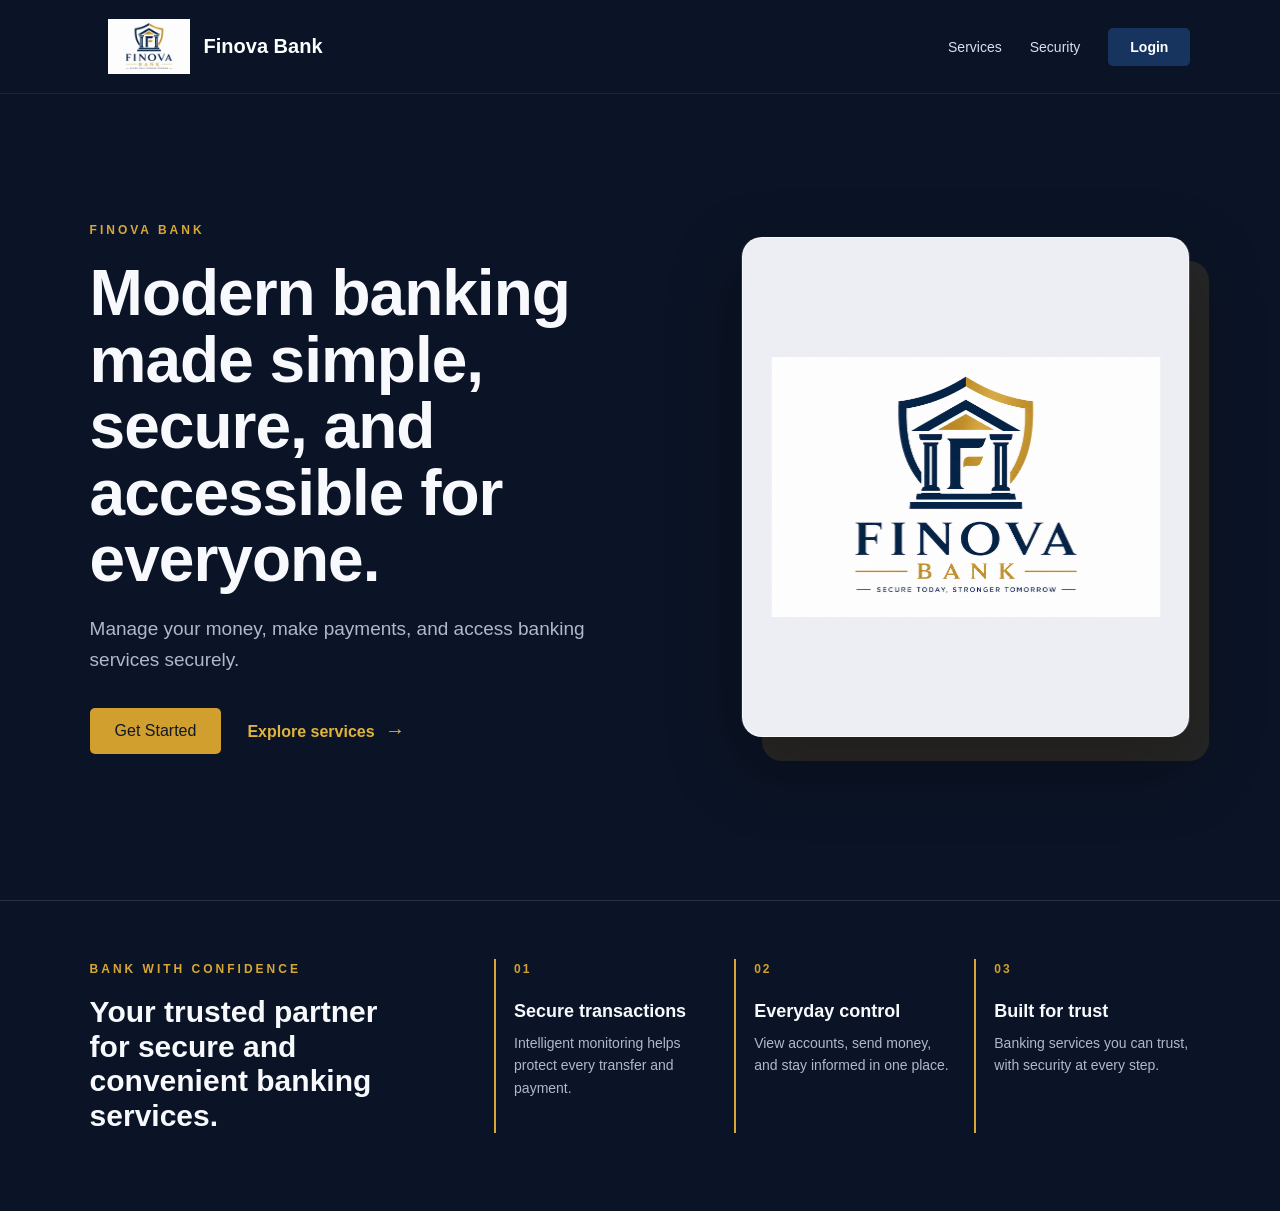
<file: frontend/index.html>
<!DOCTYPE html>
<html lang="en">
<head><meta charset="UTF-8"><meta name="viewport" content="width=device-width,initial-scale=1.0">
<title>Finova Bank </title><link rel="stylesheet" href="style.css"></head>
<body class="home-page">
<nav class="navbar home-navbar"><a class="brand home-brand" href="index.html"><img src="logo.png" alt="Finova Bank logo"><span>Finova Bank</span></a><div class="home-nav-links"><a href="#services">Services</a><a href="#security">Security</a><a class="home-login" href="login.html">Login</a></div></nav>
<main class="home-main">
<section class="home-hero"><div class="home-copy"><span class="eyebrow home-eyebrow">FINOVA BANK </span><h1>Modern banking made simple, secure, and accessible for everyone.</h1><p>Manage your money, make payments, and access banking services securely.</p><div class="home-actions"><a class="btn" href="login.html">Get Started</a><a class="home-secondary" href="#services">Explore services <span aria-hidden="true">&#8594;</span></a></div></div><div class="home-logo-stage" aria-label="Finova Bank secure banking"><img src="logo.png" alt="Finova Bank emblem"></div></section>
<section class="home-services" id="services"><div><span class="eyebrow">BANK WITH CONFIDENCE</span><h2>Your trusted partner for secure and convenient banking services.</h2></div><div class="service-list"><article><span class="service-number">01</span><h3>Secure transactions</h3><p>Intelligent monitoring helps protect every transfer and payment.</p></article><article><span class="service-number">02</span><h3>Everyday control</h3><p>View accounts, send money, and stay informed in one place.</p></article><article id="security"><span class="service-number">03</span><h3>Built for trust</h3><p>Banking services you can trust, with security at every step.</p></article></div></section>
</main>
</body></html>
</file>
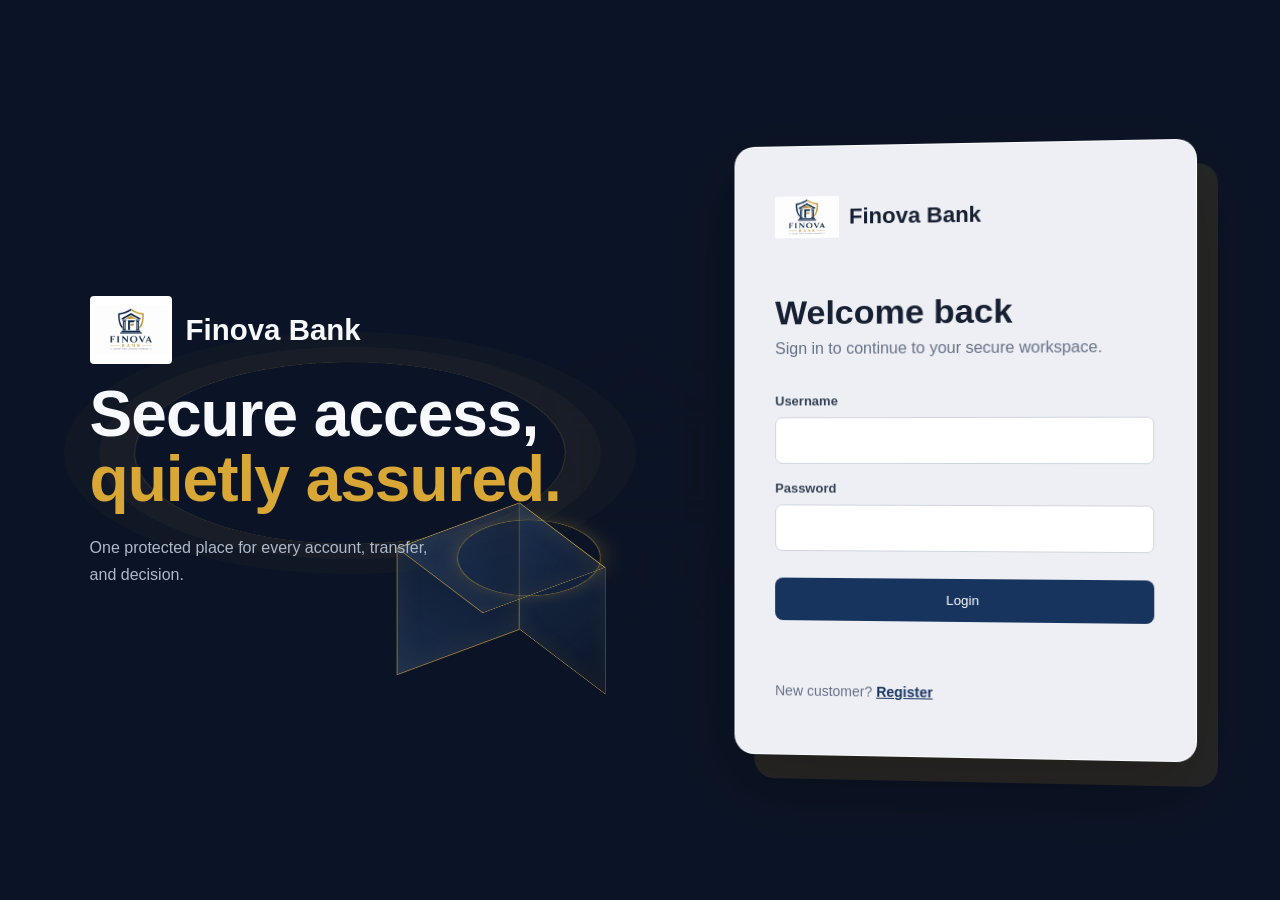
<file: frontend/admin-transactions.html>
<!DOCTYPE html>
<html lang="en">
<head><meta charset="UTF-8"><meta name="viewport" content="width=device-width,initial-scale=1.0"><meta http-equiv="Cache-Control" content="no-cache, no-store, must-revalidate"><title>Transaction Monitor</title><link rel="stylesheet" href="style.css"></head>
<body><nav class="navbar"><div class="brand"><span>Finova Bank </span></div><div><a href="admin-dashboard.html">Dashboard</a><a href="alerts.html">Alerts</a><a href="#" onclick="logout()">Logout</a></div></nav>
<main class="container"><h1>All Transactions</h1><p>Read-only transaction monitoring for administrators.</p><div class="table-wrap"><table class="wide-table"><thead><tr><th>ID</th><th>Debit Customer</th><th>Debit Account</th><th>Amount</th><th>Credit Customer</th><th>Credit Account</th><th>Type</th><th>Channel</th><th>Location</th><th>Risk Score</th><th>Risk Level</th><th>Status</th><th>Date & Time</th></tr></thead><tbody id="rows"></tbody></table></div><p id="message" class="message"></p></main>
<script>
if(localStorage.getItem("role") !== "ADMIN"){window.location.href="login.html"}
function formatDateTime(value){if(!value)return "-";const date=new Date(value);if(Number.isNaN(date.getTime()))return "-";return new Intl.DateTimeFormat("en-IN",{day:"2-digit",month:"short",year:"numeric",hour:"2-digit",minute:"2-digit",hour12:true}).format(date)}
async function load(){try{const response=await fetch("/admin/transactions"),data=await response.json();if(!response.ok)throw Error(data.detail||"Unable to load transactions");rows.innerHTML=data.map(transaction=>`<tr><td>#${transaction.id}</td><td>${transaction.debit?.customer_name||"-"}</td><td>${transaction.debit?.account_number||"-"}</td><td>₹ ${Number(transaction.amount).toLocaleString("en-IN")}</td><td>${transaction.credit?.customer_name||"-"}</td><td>${transaction.credit?.account_number||"-"}</td><td>${transaction.transaction_type||"-"}</td><td>${transaction.transaction_channel||"-"}</td><td>${transaction.transaction_location||"-"}</td><td>${transaction.risk_probability == null ? "-" : Number(transaction.risk_probability).toFixed(3)}</td><td><b>${transaction.risk_level||"-"}</b></td><td>${transaction.status||"-"}</td><td>${formatDateTime(transaction.created_at)}</td></tr>`).join("")||"<tr><td colspan='13'>No transactions found.</td></tr>"}catch(error){message.textContent=error.message}}
function logout(){localStorage.clear();location.href="login.html"}load();
</script></body></html>
</file>
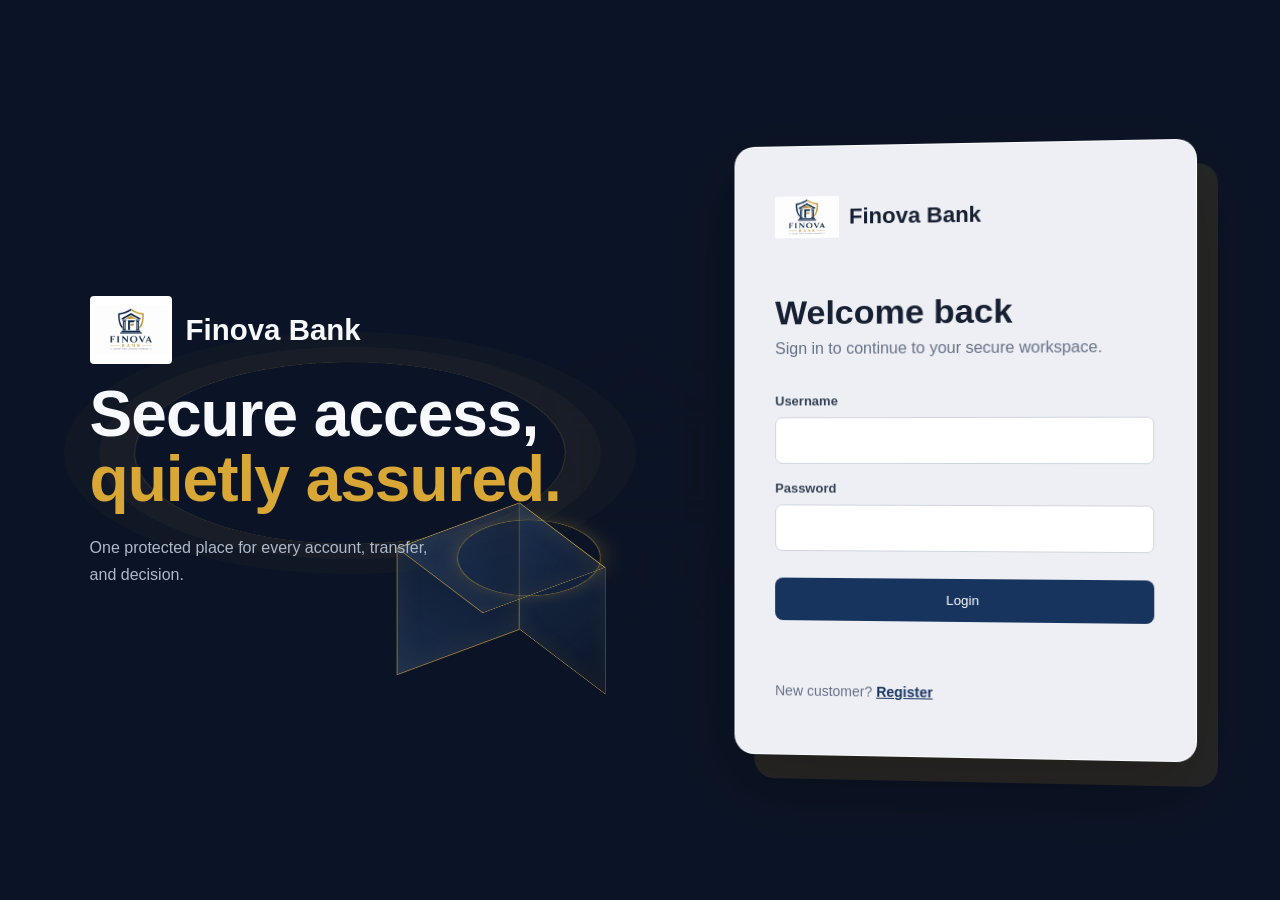
<file: frontend/login.html>
<!DOCTYPE html>
<html lang="en">
<head><meta charset="UTF-8"><meta name="viewport" content="width=device-width,initial-scale=1.0">
<title>Login - Finova Bank </title><link rel="stylesheet" href="style.css"></head>
<body class="login-page">
<main class="login-stage"><section class="login-visual"><div class="visual-copy"><div class="login-visual-brand"><img src="logo.png" alt="Finova Bank logo"><span>Finova Bank </span></div><h1>Secure access,<br><em>quietly assured.</em></h1><p>One protected place for every account, transfer, and decision.</p></div><div class="security-cube" aria-hidden="true"><div class="cube-face cube-front"></div><div class="cube-face cube-side"></div><div class="cube-face cube-top"></div><div class="cube-ring"></div></div></section><section class="auth-card"><div class="brand login-brand"><img src="logo.png" alt="Finova Bank logo"><span>Finova Bank </span></div><h2>Welcome back</h2><p class="login-subtitle">Sign in to continue to your secure workspace.</p>
<form id="loginForm"><label>Username</label><input id="username" required>
<label>Password</label><input id="password" type="password" required>
<button class="btn" type="submit">Login</button></form>
<p id="message" class="message login-message" role="alert"></p>
<p class="register-line">New customer? <a href="#" id="registerLink">Register</a></p></section></main>
<script>
const API = window.location.origin;
const loginForm = document.getElementById("loginForm");
const usernameInput = document.getElementById("username");
const passwordInput = document.getElementById("password");
const messageEl = document.getElementById("message");
const registerLink = document.getElementById("registerLink");

loginForm.addEventListener("submit", async (e) => {
    e.preventDefault();
    messageEl.textContent = "";

    const formData = new URLSearchParams();
    formData.append("username", usernameInput.value.trim());
    formData.append("password", passwordInput.value);

    try {
        const response = await fetch(`${API}/auth/login`, {
            method: "POST",
            headers: {
                "Content-Type": "application/x-www-form-urlencoded"
            },
            body: formData
        });

        const data = await response.json();

        if (!response.ok) {
            const error = new Error(data.detail || "Login failed");
            error.status = response.status;
            throw error;
        }

        localStorage.setItem("token", data.access_token);
        localStorage.setItem("user_id", data.user_id);
        localStorage.setItem("username", data.username);
        localStorage.setItem("role", data.role);

        if (data.role === "ADMIN") {
            window.location.href = "admin-dashboard.html";
        } else {
            window.location.href = "customer-dashboard.html";
        }
    } catch (err) {
        messageEl.textContent = err.message || "Login failed";
        messageEl.classList.toggle("login-inactive", err.status === 403);
        loginForm.classList.toggle("login-blocked", err.status === 403);
    }
});

registerLink.addEventListener("click", async (e) => {
    e.preventDefault();
    messageEl.textContent = "";

    const username = prompt("Username:");
    const email = prompt("Email:");
    const password = prompt("Password:");

    if (!username || !email || !password) {
        messageEl.textContent = "Registration cancelled.";
        return;
    }

    try {
        const response = await fetch(`${API}/auth/register`, {
            method: "POST",
            headers: {
                "Content-Type": "application/json"
            },
            body: JSON.stringify({
                username,
                email,
                password,
                role: "CUSTOMER"
            })
        });

        const data = await response.json();

        if (!response.ok) {
            throw new Error(data.detail || "Registration failed");
        }

        alert("Registration successful. Please login.");
    } catch (err) {
        messageEl.textContent = err.message || "Registration failed";
    }
});
</script></body></html>
</file>
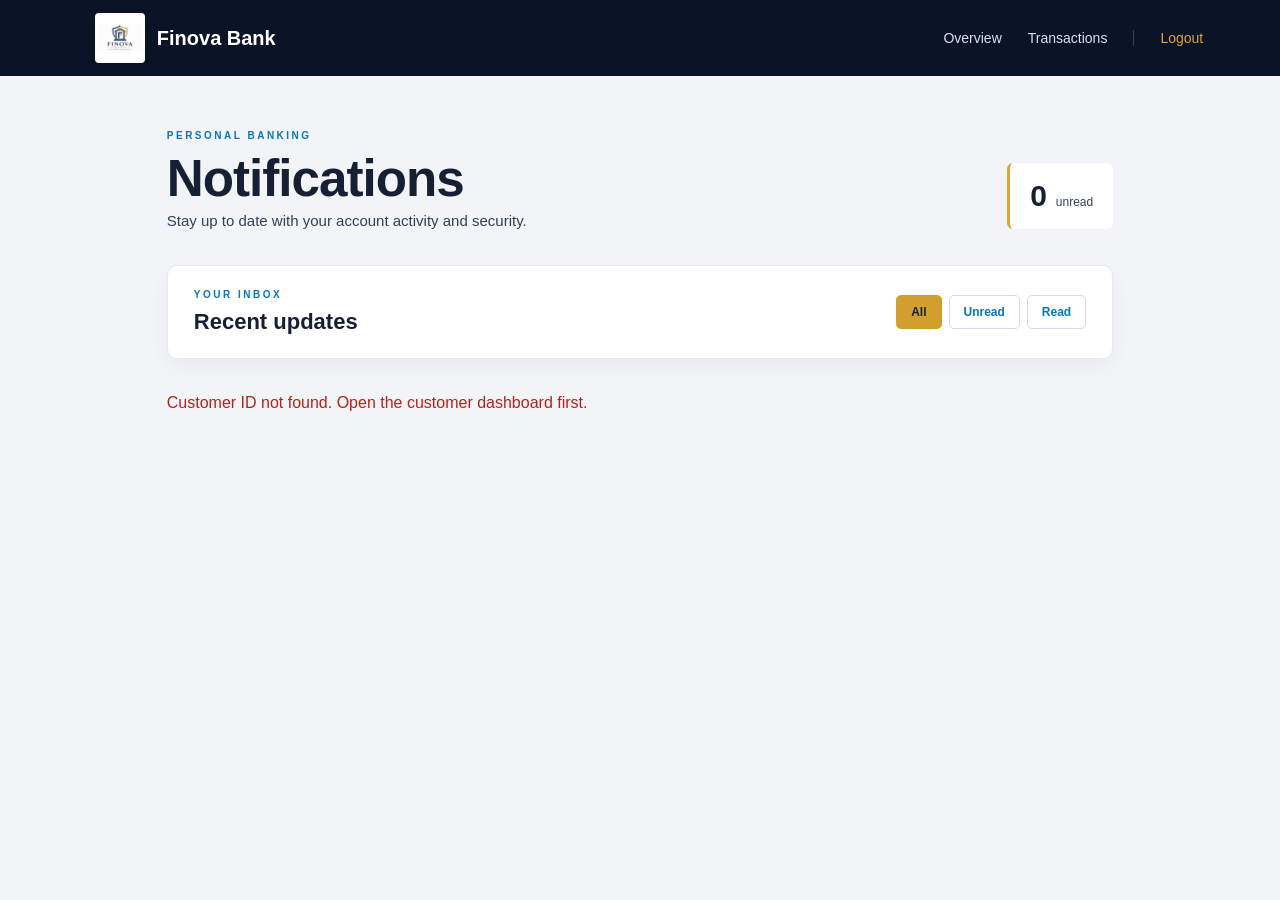
<file: frontend/notifications.html>
<!DOCTYPE html>
<html lang="en"><head><meta charset="UTF-8"><meta name="viewport" content="width=device-width,initial-scale=1.0"><title>Notifications</title><link rel="stylesheet" href="style.css"></head>
<body class="notification-page"><nav class="navbar customer-navbar"><a class="brand customer-brand" href="customer-dashboard.html"><img src="logo.png" alt="Finova Bank logo"><span>Finova Bank </span></a><div class="customer-nav-links"><a href="customer-dashboard.html">Overview</a><a href="transactions.html">Transactions</a><a class="customer-logout" href="#" onclick="logout()">Logout</a></div></nav>
<main class="notification-content"><header class="notification-header"><div><p class="customer-kicker">PERSONAL BANKING</p><h1>Notifications</h1><p>Stay up to date with your account activity and security.</p></div><div class="notification-count"><strong id="unreadCount">0</strong><span>unread</span></div></header>
<section class="notification-toolbar"><div><p class="customer-kicker">YOUR INBOX</p><h2>Recent updates</h2></div><div class="notification-filters"><button class="notification-filter active" data-filter="all">All</button><button class="notification-filter" data-filter="unread">Unread</button><button class="notification-filter" data-filter="read">Read</button></div></section>
<section id="notifications" class="notification-list"></section><p id="message" class="message"></p></main>
<script>
const notificationsElement=document.getElementById("notifications");
const message=document.getElementById("message");
const unreadCount=document.getElementById("unreadCount");
let notificationsData=[];
let currentFilter="all";
function formatDateTime(value){if(!value)return "-";const date=new Date(value);if(Number.isNaN(date.getTime()))return "-";return new Intl.DateTimeFormat("en-IN",{day:"2-digit",month:"short",year:"numeric",hour:"2-digit",minute:"2-digit",hour12:true}).format(date)}
function renderNotifications(){const visible=notificationsData.filter(notification=>currentFilter==="all"||(currentFilter==="unread"&&!notification.is_read)||(currentFilter==="read"&&notification.is_read));notificationsElement.innerHTML=visible.map(notification=>`<article class="notification-item ${notification.is_read?"read":"unread"}" tabindex="0" onclick="openNotification(${notification.id})" onkeydown="if(event.key==='Enter'||event.key===' ')openNotification(${notification.id})"><div class="notification-icon">${notification.is_read?"i":"!"}</div><div class="notification-body"><div class="notification-item-top"><span class="notification-status">${notification.is_read?"READ":"NEW"}</span><time>${formatDateTime(notification.created_at)}</time></div><h3>${notification.title}</h3><p>${notification.message}</p>${notification.is_read?"":`<button class="notification-read-button" onclick="event.stopPropagation();readNotification(${notification.id})">Mark as read <span>&#8594;</span></button>`}</div></article>`).join("")||`<div class="notification-empty"><strong>${currentFilter==="all"?"No notifications yet":"No "+currentFilter+" notifications"}</strong><span>Your account updates will appear here.</span></div>`}
function openNotification(id){const notification=notificationsData.find(item=>item.id===id);if(notification&&!notification.is_read)readNotification(id)}
async function load(){const customerId=localStorage.getItem("customer_id");if(!customerId){message.textContent="Customer ID not found. Open the customer dashboard first.";return}try{const response=await fetch(`/notifications/customer/${encodeURIComponent(customerId)}`);const data=await response.json();if(!response.ok)throw Error(data.detail||"Unable to load notifications");notificationsData=data.notifications||[];unreadCount.textContent=notificationsData.filter(notification=>!notification.is_read).length;renderNotifications()}catch(error){message.textContent=error.message}}
async function readNotification(id){const response=await fetch(`/notifications/${id}/read`,{method:"PUT"});if(response.ok)load();else message.textContent="Unable to update notification"}
function logout(){localStorage.clear();location.href="login.html"}
document.querySelectorAll(".notification-filter").forEach(button=>button.addEventListener("click",()=>{document.querySelectorAll(".notification-filter").forEach(item=>item.classList.remove("active"));button.classList.add("active");currentFilter=button.dataset.filter;renderNotifications()}));
load();
</script></body></html>
</file>
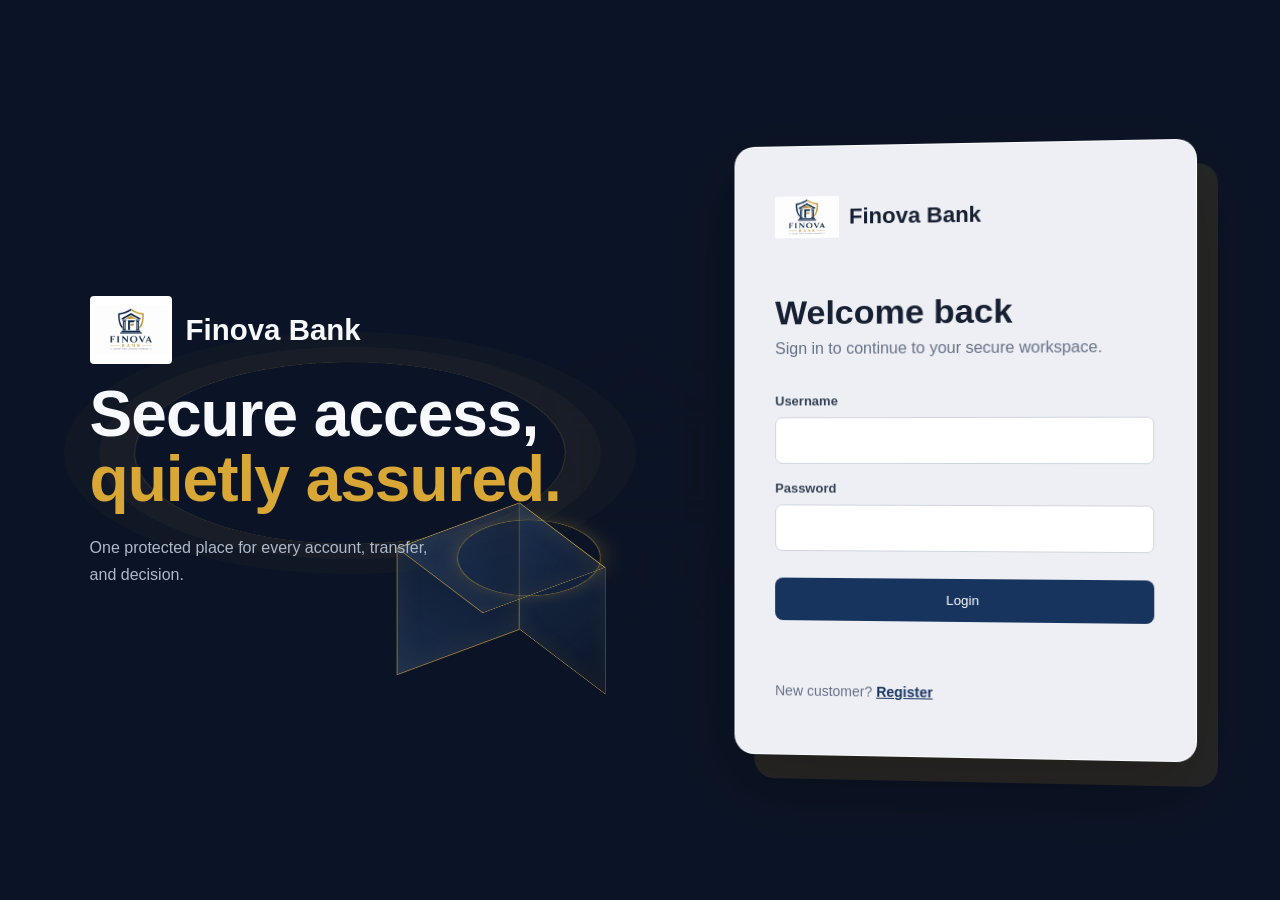
<file: frontend/transaction-history.html>
<!DOCTYPE html>
<html lang="en"><head><meta charset="UTF-8"><meta name="viewport" content="width=device-width,initial-scale=1.0"><title>Transaction History</title><link rel="stylesheet" href="style.css"></head>
<body class="transfer-page history-page"><nav class="navbar transfer-navbar"><a class="brand transfer-brand" href="customer-dashboard.html"><img src="logo.png" alt="Finova Bank logo"><span>Finova Bank </span></a><div><a href="customer-dashboard.html">Overview</a><a href="transactions.html">Send money</a><a href="notifications.html">Notifications</a><a href="#" onclick="logout()">Logout</a></div></nav>
<main class="transfer-content"><header class="transfer-header"><div><p class="transfer-kicker">PERSONAL BANKING</p><h1>Transaction history</h1><p>Review transfers made from or received by your accounts.</p></div><a class="history-send-button" href="transactions.html">Send money <span>&#8594;</span></a></header>
<section class="history-filter-panel"><div class="transfer-panel-heading"><div><p class="transfer-kicker">REPORT FILTERS</p><h2>Find a transaction</h2></div><span class="history-caption">Your accounts only</span></div><form id="historyFilters" class="history-filters"><label>From<input id="fromDate" type="date"></label><label>To<input id="toDate" type="date"></label><label>Account<select id="accountFilter"><option value="">All accounts</option></select></label><label>Debit / Credit<select id="directionFilter"><option value="">All transactions</option><option value="DEBIT">Debit - Send</option><option value="CREDIT">Credit - Receive</option></select></label><label>Transaction type<select id="typeFilter"><option value="">All types</option><option value="TRANSFER">Transfer</option></select></label><button type="submit" class="history-run-button">Run report <span>&#8594;</span></button></form></section>
<section class="transfer-history history-full"><div class="transfer-panel-heading"><div><p class="transfer-kicker">YOUR ACTIVITY</p><h2>Filtered transactions</h2></div><span class="history-caption" id="historyCount"></span></div><div class="table-wrap"><table><thead><tr><th>ID</th><th>Action</th><th>Customer</th><th>Account</th><th>Amount</th><th>Type</th><th>Date &amp; time</th></tr></thead><tbody id="rows"></tbody></table></div><p id="message" class="message"></p></section></main>
<script>
if(localStorage.getItem("role") !== "CUSTOMER"){window.location.href="login.html"}
function formatDateTime(value){if(!value)return "-";const date=new Date(value);if(Number.isNaN(date.getTime()))return "-";return new Intl.DateTimeFormat("en-IN",{day:"2-digit",month:"short",year:"numeric",hour:"2-digit",minute:"2-digit",hour12:true}).format(date)}
async function load(){try{message.textContent="";const params=new URLSearchParams();if(fromDate.value)params.set("from_date",fromDate.value);if(toDate.value)params.set("to_date",toDate.value);if(accountFilter.value)params.set("account_number",accountFilter.value);if(directionFilter.value)params.set("direction",directionFilter.value);if(typeFilter.value)params.set("transaction_type",typeFilter.value);const response=await fetch(`/customer/transactions?${params}`,{headers:{"Authorization":`Bearer ${localStorage.getItem("token")||""}`}});const data=await response.json();if(!response.ok)throw Error(data.detail||"Unable to load transaction history");historyCount.textContent=`${data.length} transaction${data.length === 1 ? "" : "s"}`;rows.innerHTML=data.map(transaction=>`<tr><td>${transaction.id}</td><td><span class="history-direction">${transaction.direction}</span></td><td>${transaction.customer_name||"-"}</td><td>${transaction.account}</td><td>₹ ${Number(transaction.amount).toLocaleString("en-IN",{minimumFractionDigits:2})}</td><td>${transaction.transaction_type||"TRANSFER"}</td><td>${formatDateTime(transaction.created_at)}</td></tr>`).join("")||"<tr><td colspan=\"7\">No transactions found.</td></tr>"}catch(error){message.textContent=error.message}}
async function loadAccounts(){const userId=localStorage.getItem("user_id");if(!userId){window.location.href="login.html";return}const response=await fetch(`/customer/dashboard/${encodeURIComponent(userId)}`);const data=await response.json();if(!response.ok)throw Error(data.detail||"Unable to load accounts");accountFilter.innerHTML='<option value="">All accounts</option>'+(data.accounts||[]).map(account=>`<option value="${account.account_number}">${account.account_number} - ${account.account_type}</option>`).join("")}
function logout(){localStorage.clear();location.href="login.html"}historyFilters.addEventListener("submit",event=>{event.preventDefault();load()});loadAccounts().then(load).catch(error=>{message.textContent=error.message});
</script></body></html>
</file>
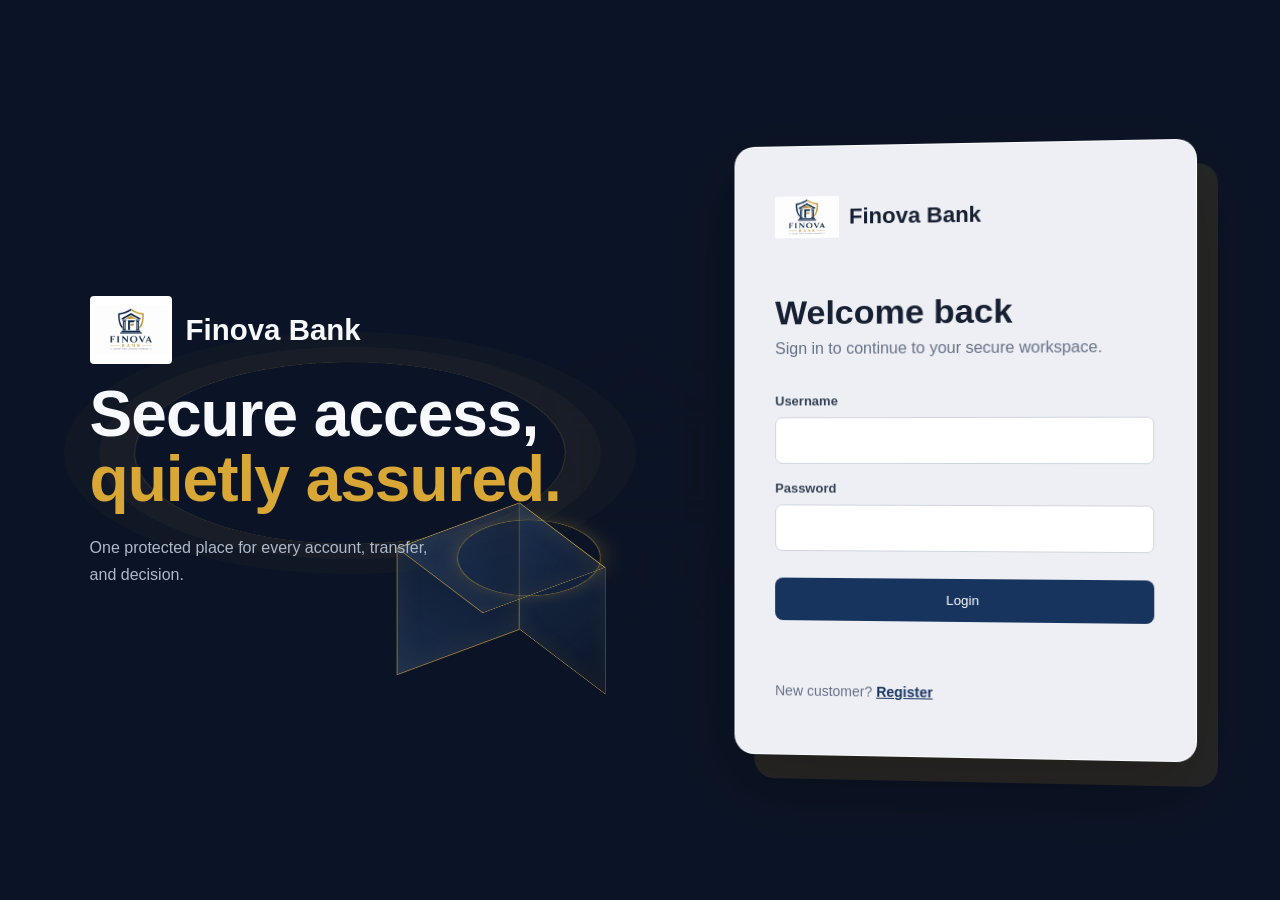
<file: frontend/transactions.html>
<!DOCTYPE html>
<html lang="en"><head><meta charset="UTF-8"><meta name="viewport" content="width=device-width,initial-scale=1.0"><meta http-equiv="Cache-Control" content="no-cache, no-store, must-revalidate"><meta http-equiv="Pragma" content="no-cache">
<title>Transactions</title><link rel="stylesheet" href="style.css"></head>
<body class="transfer-page"><nav class="navbar transfer-navbar"><a class="brand transfer-brand" href="customer-dashboard.html"><img src="logo.png" alt="Finova Bank logo"><span>Finova Bank </span></a><div><a href="customer-dashboard.html">Overview</a><a href="transaction-history.html">History</a><a href="notifications.html">Notifications</a><a href="#" onclick="logout()">Logout</a></div></nav>
<main class="transfer-content"><header class="transfer-header"><div><p class="transfer-kicker">SECURE PAYMENTS</p><h1>Send money</h1><p>Move funds between Finova accounts with confidence.</p></div></header>
<section class="transfer-layout"><section class="transfer-panel"><div class="transfer-panel-heading"><div><p class="transfer-kicker">NEW TRANSFER</p><h2>Where should the money go?</h2></div><span class="secure-badge">SECURE</span></div><form id="transactionForm" class="transfer-form"><div class="transfer-field full-field"><label for="sender_account">From account</label><select id="sender_account" required><option value="">Loading your accounts...</option></select><small>Your active account</small></div><div class="transfer-connector" aria-hidden="true">+</div><div class="transfer-field full-field"><label for="receiver_account">To account</label><input id="receiver_account" placeholder="Enter receiver account number" required><small>Use the recipient's Finova account number</small></div><div class="transfer-amount-field"><label for="amount">Amount</label><div class="amount-input"><span>₹</span><input id="amount" type="number" min="1" step=".01" placeholder="0.00" required></div></div><div class="transfer-preview"><span>TRANSFER TYPE</span><strong>Domestic transfer</strong><small>Funds are checked before sending</small></div><details class="transfer-advanced"><summary>Advanced transaction details <span>Optional</span></summary><div class="advanced-grid"><label>Type<input id="transaction_type" value="TRANSFER" required></label><label>Channel<input id="transaction_channel" value="ONLINE" required></label><label>Location<input id="transaction_location" value="India"></label><label>Hour<input id="transaction_hour" type="number" min="0" max="23" value="12" required></label><label>Frequency<input id="transaction_frequency" type="number" min="0" value="1" required></label><label>Average amount<input id="average_transaction_amount" type="number" min="0" value="5000" required></label><label>Account age<input id="account_age_days" type="number" min="0" value="365" required></label><label>Previous transfers<input id="previous_transaction_count" type="number" min="0" value="10" required></label><label>Previous alerts<input id="previous_suspicious_count" type="number" min="0" value="0" required></label><label>Receiver count<input id="receiver_count" type="number" min="0" value="1" required></label><label>International<select id="international_transaction"><option value="0">Domestic</option><option value="1">International</option></select></label><label>Cash transfer<select id="cash_transaction"><option value="0">Non-cash</option><option value="1">Cash</option></select></label></div></details><button class="transfer-submit" type="submit">Review and send <span>&#8594;</span></button></form><pre id="result"></pre></section><aside class="transfer-side"><div class="transfer-side-mark">F</div><p class="transfer-kicker">FINOVA PROMISE</p><h2>Simple, secure, and always in your control.</h2><p>Your transfer is checked by our intelligent risk monitoring before it is processed.</p><a href="notifications.html">View notifications <span>&#8594;</span></a></aside></section>
<a class="transfer-history-link" href="transaction-history.html"><span><b>Transaction history</b><small>Review your completed and monitored transfers in a separate view.</small></span><strong>&#8594;</strong></a></main>
<script>
const ids=["sender_account","receiver_account","amount","transaction_type","transaction_channel","transaction_location","transaction_hour","transaction_frequency","average_transaction_amount","account_age_days","previous_transaction_count","previous_suspicious_count","receiver_count","international_transaction","cash_transaction"];
if(localStorage.getItem("role") !== "CUSTOMER"){window.location.href="login.html"}
transactionForm.onsubmit=async e=>{e.preventDefault();const d={};ids.forEach(id=>{const v=document.getElementById(id).value.trim();d[id]=["amount","average_transaction_amount"].includes(id)?Number(v):["transaction_hour","transaction_frequency","account_age_days","previous_transaction_count","previous_suspicious_count","receiver_count","international_transaction","cash_transaction"].includes(id)?Number(v):v});
try{const r=await fetch("/transactions/send",{method:"POST",headers:{"Content-Type":"application/json","Authorization":`Bearer ${localStorage.getItem("token")||""}`},body:JSON.stringify(d)});const x=await r.json();result.textContent=r.ok?x.message:(x.detail||"Unable to process transaction");if(r.ok)load()}catch(x){result.textContent=x.message}};
async function loadSenderAccounts(){
	const userId=localStorage.getItem("user_id");
	if(!userId){window.location.href="login.html";return false}
	try{
		const r=await fetch(`/customer/dashboard/${encodeURIComponent(userId)}`);
		const d=await r.json();
		if(!r.ok)throw new Error(d.detail||"Unable to load your accounts");
		const accounts=(d.accounts||[]).filter(a=>a.status === "ACTIVE");
		sender_account.innerHTML=accounts.length
			? accounts.map(a=>`<option value="${a.account_number}">${a.account_number} - ${a.account_type}</option>`).join("")
			: "<option value=\"\">No active account available</option>";
		sender_account.disabled=!accounts.length;
		return accounts.length > 0;
	}catch(e){
		sender_account.innerHTML="<option value=\"\">Unable to load your accounts</option>";
		sender_account.disabled=true;
		result.textContent=e.message;
		return false;
	}
}
loadSenderAccounts();
</script></body></html>
</file>
<file: frontend/style.css>
*{box-sizing:border-box}body{position:relative;margin:0;font-family:Arial,sans-serif;background:#f4f7fb;color:#172033}body::before{content:"";position:fixed;inset:64px 0 0;background:url("logo.png") center 52%/min(560px,70vw) auto no-repeat;opacity:.09;mix-blend-mode:multiply;pointer-events:none;z-index:0}.navbar,.hero,.container,.login-stage{position:relative;z-index:1}
.navbar{min-height:64px;padding:0 5%;display:flex;align-items:center;justify-content:space-between;background:#172033;color:#fff}
.navbar h2{margin:0}.brand{display:flex;align-items:center;font-size:20px;font-weight:700;white-space:nowrap}.navbar a{color:#fff;text-decoration:none;margin-left:18px}.hero{position:relative;min-height:calc(100vh - 64px);display:grid;place-items:center;padding:40px;isolation:isolate}.hero::before{content:"";position:absolute;inset:0;background:url("logo.png") center/560px auto no-repeat;opacity:.42;mix-blend-mode:multiply;pointer-events:none;z-index:0}.hero>div{position:relative;z-index:1}
.hero>div{max-width:850px;text-align:center}.hero h1{font-size:48px;margin:18px 0}.hero p{font-size:19px;line-height:1.6}
.badge{display:inline-block;padding:8px 14px;border-radius:20px;background:#dfe8ff}.btn{border:0;display:inline-block;padding:12px 20px;border-radius:8px;background:#3157d5;color:#fff;cursor:pointer;text-decoration:none;margin-top:12px}
.container{max-width:1200px;margin:30px auto;padding:0 20px}.grid{display:grid;grid-template-columns:repeat(auto-fit,minmax(190px,1fr));gap:18px}
.card,.auth-card{background:#fff;border-radius:12px;padding:22px;margin-bottom:18px;box-shadow:0 3px 15px rgba(0,0,0,.08)}.card strong{font-size:28px}
.auth-card{width:min(420px,92%);margin:80px auto}.auth-card form,.form-grid{display:grid;gap:12px}
input,select{width:100%;padding:11px;border:1px solid #ccd3df;border-radius:7px;font-size:15px}.form-grid{grid-template-columns:repeat(2,1fr)}.form-grid .btn{grid-column:1/-1}
.message{color:#b42318;margin-top:15px}.table-wrap{overflow-x:auto;background:#fff;border-radius:10px;scrollbar-color:#3157d5 #e4e8ef;scrollbar-width:auto}.table-wrap::-webkit-scrollbar{height:12px}.table-wrap::-webkit-scrollbar-track{background:#e4e8ef;border-radius:10px}.table-wrap::-webkit-scrollbar-thumb{background:#3157d5;border:3px solid #e4e8ef;border-radius:10px}.table-wrap::-webkit-scrollbar-thumb:hover{background:#2445b3}table{width:100%;border-collapse:collapse}
.wide-table{min-width:1100px}
th,td{text-align:left;padding:13px;border-bottom:1px solid #e4e8ef}th{background:#eef2f8}pre{white-space:pre-wrap;background:#101828;color:#fff;padding:15px;border-radius:8px;overflow-x:auto}
.tab-bar{display:flex;gap:10px;margin-bottom:18px}
.tab-button{flex:1;padding:12px 18px;border:1px solid #ccd3df;border-radius:10px;background:#f8fafc;color:#172033;cursor:pointer;transition:background .2s,border-color .2s}
.tab-button.active{background:#3157d5;color:#fff;border-color:#3157d5}
.hidden{display:none}
@media(max-width:700px){.navbar{padding:12px 4%;flex-direction:column;gap:10px}.navbar a{margin:0 6px}.hero h1{font-size:34px}.form-grid{grid-template-columns:1fr}.form-grid .btn{grid-column:auto}}
.button-row{margin-bottom:18px}
.button-row .btn{padding:12px 18px}

.login-page{min-height:100vh;background:#0b1426;color:#f7f9fc;overflow:hidden}
.login-stage{min-height:100vh;display:grid;grid-template-columns:minmax(0,1.1fr) minmax(360px,.9fr);align-items:center;max-width:1280px;margin:auto;padding:7vh 7vw;gap:7vw;perspective:1400px}
.login-visual{position:relative;min-height:560px;display:flex;align-items:center;isolation:isolate}
.login-visual::before{content:"";position:absolute;width:430px;height:430px;left:8%;top:12%;border:1px solid rgba(208,164,55,.25);border-radius:50%;box-shadow:0 0 0 35px rgba(208,164,55,.035),0 0 0 70px rgba(208,164,55,.025);transform:rotateX(65deg) rotateZ(-18deg);animation:drift 9s ease-in-out infinite}
.visual-copy{position:relative;z-index:2;max-width:510px}.login-visual-brand{display:flex;align-items:center;gap:14px;margin-bottom:18px;color:#f7f9fc;font-size:clamp(22px,2.3vw,32px);font-weight:800;white-space:nowrap}.login-visual-brand img{width:82px;height:68px;object-fit:contain;background:#fff;border-radius:4px;padding:4px}.eyebrow{color:#d8a735;font-size:12px;font-weight:700;letter-spacing:3px}.visual-copy h1{font-size:clamp(42px,5vw,76px);line-height:1.02;letter-spacing:-1px;margin:0 0 22px}.visual-copy h1 em{color:#d8a735;font-style:normal}.visual-copy p{max-width:360px;color:#aeb9ca;font-size:16px;line-height:1.7}
.security-cube{position:absolute;right:4%;bottom:2%;width:190px;height:190px;transform-style:preserve-3d;transform:rotateX(58deg) rotateZ(-35deg);animation:floatCube 7s ease-in-out infinite;z-index:1}.cube-face{position:absolute;width:150px;height:150px;border:1px solid rgba(221,177,66,.65);background:linear-gradient(135deg,rgba(29,52,88,.75),rgba(13,24,44,.25));box-shadow:inset 0 0 35px rgba(216,167,53,.08)}.cube-front{transform:translateZ(75px)}.cube-side{transform:rotateY(90deg) translateZ(75px)}.cube-top{transform:rotateX(90deg) translateZ(75px)}.cube-ring{position:absolute;inset:23px;border:1px solid rgba(216,167,53,.55);border-radius:50%;transform:translateZ(78px);box-shadow:0 0 24px rgba(216,167,53,.24)}
.login-page .auth-card{position:relative;width:100%;margin:0;padding:42px 40px;background:rgba(246,248,252,.96);color:#172033;border:1px solid rgba(255,255,255,.7);border-radius:20px;box-shadow:20px 24px 0 rgba(216,167,53,.12),0 28px 70px rgba(0,0,0,.38);transform:rotateY(-5deg);transition:transform .35s ease}.login-page .auth-card:hover{transform:rotateY(0) translateY(-4px)}.login-page .brand{color:#172033;font-size:22px;font-weight:800}.login-brand{gap:10px}.login-brand img{width:64px;height:58px;object-fit:contain}.login-page .auth-card h2{font-size:34px;margin:48px 0 8px}.login-subtitle{color:#667085;margin:0 0 28px}.login-page .auth-card form{gap:9px}.login-page label{font-size:13px;font-weight:700;color:#344054;margin-top:8px}.login-page input{background:#fff;border-color:#d0d5dd;padding:14px 13px}.login-page .btn{width:100%;margin-top:18px;background:#17345f;padding:14px}.login-page .btn:hover{background:#d09f2d}.login-page .message{min-height:20px}.register-line{color:#667085;font-size:14px;margin-top:28px}.register-line a{color:#17345f;font-weight:700}
@keyframes floatCube{0%,100%{transform:rotateX(58deg) rotateZ(-35deg) translateY(0)}50%{transform:rotateX(63deg) rotateZ(-29deg) translateY(-18px)}}@keyframes drift{0%,100%{transform:rotateX(65deg) rotateZ(-18deg) translate(0)}50%{transform:rotateX(65deg) rotateZ(-12deg) translate(12px,-15px)}}
@media(max-width:800px){body::before{background-size:min(420px,82vw);background-position:center 58%}.login-stage{grid-template-columns:1fr;padding:36px 22px;gap:28px}.login-visual{min-height:310px;align-items:end}.visual-copy h1{font-size:46px}.security-cube{right:0;bottom:-28px;transform:scale(.72) rotateX(58deg) rotateZ(-35deg)}.login-page .auth-card{transform:none;padding:32px 26px}.login-page .auth-card h2{margin-top:34px}}
.login-message{padding:0;line-height:1.5}.login-message.login-inactive{position:relative;padding:16px 18px 16px 48px;margin-top:18px;background:#fff4e5;border:1px solid #f2c078;border-radius:12px;color:#8a4b08;font-weight:600}.login-message.login-inactive::before{content:"!";position:absolute;left:16px;top:15px;display:grid;place-items:center;width:22px;height:22px;border-radius:50%;background:#d99a2b;color:#fff;font-weight:800}

.home-page{background:#f7f9fc;color:#172033}.home-page::before{display:none}.home-navbar{min-height:94px;padding:0 clamp(24px,7vw,96px);background:#fff;border-bottom:1px solid #e5eaf1;color:#172033}.home-brand{gap:14px;color:#172033;text-decoration:none}.home-brand img{width:82px;height:76px;object-fit:contain}.home-nav-links{display:flex;align-items:center;gap:28px}.home-nav-links>a{margin:0;color:#344054;text-decoration:none;font-size:14px}.home-nav-links .home-login{padding:11px 22px;border-radius:5px;background:#0877b9;color:#fff;font-weight:700}.home-main{overflow:hidden}.home-hero{position:relative;display:grid;grid-template-columns:minmax(0,1fr) minmax(320px,.8fr);align-items:center;gap:7vw;max-width:1240px;min-height:560px;margin:auto;padding:70px clamp(24px,7vw,96px) 58px}.home-copy{position:relative;z-index:1;max-width:650px}.home-eyebrow{color:#0877b9;font-size:12px;font-weight:800;letter-spacing:3px}.home-copy h1{max-width:680px;margin:22px 0 20px;font-size:clamp(42px,5vw,72px);line-height:1.04;letter-spacing:-1px}.home-copy>p{max-width:520px;margin:0;color:#667085;font-size:19px;line-height:1.65}.home-actions{display:flex;align-items:center;gap:26px;margin-top:32px}.home-actions .btn{margin:0;background:#0877b9;padding:14px 25px;border-radius:5px}.home-actions .btn:hover{background:#075f93}.home-secondary{color:#0877b9;font-weight:700;text-decoration:none}.home-secondary span{font-size:20px;margin-left:6px}.home-logo-stage{display:grid;place-items:center;min-height:390px;background:#fff;border-radius:50%;box-shadow:0 20px 60px rgba(23,32,51,.1);border:1px solid #e7edf4}.home-logo-stage img{width:min(390px,88%);height:auto;object-fit:contain}.home-services{display:grid;grid-template-columns:minmax(250px,.8fr) minmax(0,1.7fr);gap:6vw;max-width:1240px;margin:auto;padding:58px clamp(24px,7vw,96px) 78px;border-top:1px solid #e2e8f0}.home-services h2{max-width:360px;margin:18px 0 0;font-size:30px;line-height:1.15}.service-list{display:grid;grid-template-columns:repeat(3,1fr);gap:24px}.service-list article{padding-left:18px;border-left:2px solid #d8a735}.service-number{color:#d09f2d;font-size:12px;font-weight:800;letter-spacing:2px}.service-list h3{margin:24px 0 10px;font-size:18px}.service-list p{margin:0;color:#667085;line-height:1.6;font-size:14px}
@media(max-width:800px){.home-navbar{padding:12px 22px}.home-nav-links{gap:12px}.home-nav-links>a:not(.home-login){display:none}.home-hero{grid-template-columns:1fr;gap:30px;padding-top:54px}.home-logo-stage{min-height:280px;order:-1}.home-copy h1{font-size:44px}.home-services{grid-template-columns:1fr;gap:35px}.service-list{grid-template-columns:1fr}.service-list article{padding:0 0 18px;border-left:0;border-bottom:2px solid #d8a735}}
.home-page{background:#0b1426;color:#f7f9fc}.home-navbar{background:#0b1426;border-bottom:1px solid rgba(255,255,255,.08);color:#fff}.home-brand{color:#fff}.home-nav-links>a{color:#d7dfec}.home-nav-links .home-login{background:#17345f}.home-main{background:#0b1426}.home-hero{max-width:1400px;min-height:calc(100vh - 94px);padding-top:70px;padding-bottom:90px}.home-eyebrow{color:#d8a735}.home-copy h1{color:#f7f9fc}.home-copy>p{color:#aeb9ca}.home-actions .btn{background:#d09f2d;color:#101828}.home-actions .btn:hover{background:#e1b84e}.home-secondary{color:#e0b33e}.home-logo-stage{min-height:500px;border-radius:20px;background:rgba(246,248,252,.96);border:1px solid rgba(255,255,255,.7);box-shadow:20px 24px 0 rgba(216,167,53,.12),0 28px 70px rgba(0,0,0,.38);transform:rotateY(-5deg);transition:transform .35s ease}.home-logo-stage:hover{transform:rotateY(0) translateY(-4px)}.home-services{max-width:1400px;border-top:1px solid rgba(255,255,255,.12)}.home-services h2{color:#f7f9fc}.service-list h3{color:#f7f9fc}.service-list p{color:#aeb9ca}.service-list article{border-color:#d8a735}
@media(max-width:800px){.home-hero{min-height:auto;padding-top:46px;padding-bottom:64px}.home-logo-stage{min-height:300px;transform:none}.home-logo-stage:hover{transform:none}.home-services{padding-top:46px}}
@media(max-width:800px){.login-visual-brand{gap:10px;font-size:20px}.login-visual-brand img{width:64px;height:56px}}

.customer-page{min-height:100vh;background:#f2f4f8;color:#172033}.customer-page::before{display:none}.customer-navbar{min-height:76px;padding:0 clamp(24px,6vw,80px);background:#0b1426}.customer-brand{gap:12px;color:#fff;text-decoration:none}.customer-brand img{width:50px;height:50px;object-fit:contain;background:#fff;border-radius:4px;padding:3px}.customer-nav-links{display:flex;align-items:center;gap:26px}.customer-nav-links>a{margin:0;color:#d7dfec;text-decoration:none;font-size:14px}.customer-nav-links>a:hover{color:#fff}.customer-nav-links .customer-logout{padding-left:26px;border-left:1px solid rgba(255,255,255,.2);color:#d8a735}.customer-content{position:relative;z-index:1;max-width:1320px;margin:auto;padding:54px clamp(24px,6vw,80px) 70px}.customer-header{display:flex;align-items:flex-end;justify-content:space-between;gap:30px;margin-bottom:34px}.customer-kicker{margin:0;color:#0877b9;font-size:10px;font-weight:800;letter-spacing:2.5px}.customer-header h1{margin:12px 0 8px;font-size:clamp(34px,4.5vw,58px);line-height:1;letter-spacing:-1px}.customer-header>div>p:last-child{margin:0;color:#7d8797;font-size:15px}.customer-actions{display:flex;gap:12px}.customer-actions a{padding:12px 16px;border:1px solid #d6deea;border-radius:5px;color:#0877b9;text-decoration:none;font-size:13px;font-weight:700;background:#fff}.customer-actions a:first-child{background:#0877b9;border-color:#0877b9;color:#fff}.customer-actions span{font-size:17px;margin-left:8px}.customer-summary{display:grid;grid-template-columns:1.35fr .65fr;gap:18px;margin-bottom:42px}.customer-profile,.customer-total{min-height:178px;padding:28px;background:#fff;border:1px solid #e5e9f0;border-radius:10px;box-shadow:0 8px 22px rgba(23,32,51,.04)}.customer-profile{border-left:4px solid #d8a735}.customer-profile-label,.account-label{display:block;color:#8b96a6;font-size:10px;font-weight:800;letter-spacing:2px}.customer-profile h3{margin:17px 0 7px;font-size:25px}.customer-profile p{margin:0 0 16px;color:#667085}.customer-profile small{color:#9aa3b1}.customer-total{display:flex;flex-direction:column;justify-content:center;background:#17345f;color:#fff}.customer-total>span{color:#aebed3;font-size:12px}.customer-total strong{margin:13px 0;font-size:32px}.customer-total small{color:#aebed3;font-size:11px}.customer-live-dot{display:inline-block;width:7px;height:7px;margin-right:7px;border-radius:50%;background:#46c98b}.customer-section-heading{display:flex;align-items:flex-end;justify-content:space-between;margin-bottom:18px}.customer-section-heading h2{margin:10px 0 0;font-size:28px}.customer-section-heading>span{color:#8b96a6;font-size:13px}.customer-accounts{display:grid;grid-template-columns:repeat(auto-fit,minmax(260px,1fr));gap:18px}.customer-account{position:relative;min-height:245px;padding:24px;background:#fff;border:1px solid #e5e9f0;border-radius:10px;box-shadow:0 8px 22px rgba(23,32,51,.04);overflow:hidden}.customer-account::after{content:"";position:absolute;right:-35px;bottom:-55px;width:150px;height:150px;border:1px solid rgba(8,119,185,.15);border-radius:50%;box-shadow:0 0 0 20px rgba(8,119,185,.035),0 0 0 40px rgba(8,119,185,.025)}.account-top{display:flex;justify-content:space-between;align-items:center}.account-type{font-size:13px;font-weight:800;letter-spacing:1px}.account-status{padding:5px 8px;border-radius:4px;background:#e8f8f0;color:#16805c;font-size:9px;font-weight:800}.account-inactive .account-status{background:#fff1e7;color:#b45309}.account-number{margin:24px 0 23px;color:#536174;letter-spacing:2px;font-size:15px}.customer-account strong{display:block;margin-top:8px;font-size:26px}.customer-account>a{position:relative;z-index:1;display:inline-block;margin-top:24px;color:#0877b9;font-size:12px;font-weight:700;text-decoration:none}.customer-account>a span{font-size:16px;margin-left:5px}.customer-page .message{margin-top:25px}
@media(max-width:800px){.customer-navbar{padding:12px 22px}.customer-nav-links{gap:12px}.customer-nav-links>a:not(.customer-logout){display:none}.customer-header{align-items:flex-start;flex-direction:column}.customer-actions{width:100%}.customer-actions a{flex:1;text-align:center}.customer-summary{grid-template-columns:1fr}.customer-content{padding-top:36px}}
@media(max-width:520px){.customer-actions{flex-direction:column}.customer-account{min-height:220px}}
.notification-page{min-height:100vh;background:#f2f4f8;color:#172033}.notification-page::before{display:none}.notification-content{max-width:1100px;margin:auto;padding:54px clamp(24px,6vw,80px) 70px}.notification-header{display:flex;align-items:flex-end;justify-content:space-between;gap:25px;margin-bottom:36px}.notification-header h1{margin:12px 0 8px;font-size:clamp(38px,4vw,58px);line-height:1;letter-spacing:-1px}.notification-header p:last-child{margin:0;color:#7d8797;font-size:15px}.notification-count{display:flex;align-items:baseline;gap:9px;padding:16px 20px;border-left:3px solid #d8a735;background:#fff;border-radius:6px}.notification-count strong{font-size:30px}.notification-count span{color:#7d8797;font-size:12px}.notification-toolbar{display:flex;align-items:center;justify-content:space-between;gap:20px;margin-bottom:17px;padding:23px 26px;background:#fff;border:1px solid #e5e9f0;border-radius:10px;box-shadow:0 8px 22px rgba(23,32,51,.04)}.notification-toolbar h2{margin:9px 0 0;font-size:22px}.notification-filters{display:flex;gap:7px}.notification-filter{padding:9px 14px;border:1px solid #d5dce7;border-radius:5px;background:#fff;color:#667085;cursor:pointer;font-size:12px;font-weight:700}.notification-filter.active{border-color:#0877b9;background:#0877b9;color:#fff}.notification-list{display:grid;gap:12px}.notification-item{display:flex;gap:18px;padding:22px 25px;background:#fff;border:1px solid #e5e9f0;border-radius:10px;box-shadow:0 8px 22px rgba(23,32,51,.04)}.notification-item.unread{border-left:4px solid #0877b9;background:#fbfdff}.notification-icon{display:grid;place-items:center;flex:0 0 34px;height:34px;border-radius:50%;background:#e7f3fb;color:#0877b9;font-weight:800}.notification-item.unread .notification-icon{background:#fff1d6;color:#b77900}.notification-body{min-width:0;flex:1}.notification-item-top{display:flex;align-items:center;justify-content:space-between;gap:15px}.notification-status{color:#0877b9;font-size:9px;font-weight:800;letter-spacing:1.5px}.notification-item.read .notification-status{color:#9aa3b1}.notification-item time{color:#9aa3b1;font-size:11px}.notification-item h3{margin:10px 0 6px;font-size:16px}.notification-item p{margin:0;color:#667085;font-size:13px;line-height:1.6}.notification-read-button{margin-top:15px;padding:0;border:0;background:transparent;color:#0877b9;cursor:pointer;font-size:12px;font-weight:800}.notification-read-button span{margin-left:6px;font-size:16px}.notification-empty{display:flex;flex-direction:column;align-items:center;gap:8px;padding:55px 20px;background:#fff;border:1px dashed #cfd8e5;border-radius:10px;color:#7d8797}.notification-empty strong{color:#344054;font-size:16px}.notification-empty span{font-size:12px}.notification-page .message{margin-top:18px}@media(max-width:700px){.notification-header{align-items:flex-start;flex-direction:column}.notification-count{align-self:stretch}.notification-toolbar{align-items:flex-start;flex-direction:column}.notification-filters{width:100%}.notification-filter{flex:1}.notification-item{padding:18px}.notification-item-top{align-items:flex-start;flex-direction:column-reverse;gap:5px}}
.customer-analytics{margin-bottom:42px;padding:26px 28px;background:#fff;border:1px solid #e5e9f0;border-radius:10px;box-shadow:0 8px 22px rgba(23,32,51,.04)}.customer-analytics-heading{display:flex;align-items:flex-start;justify-content:space-between;gap:20px}.customer-analytics h2{margin:10px 0 0;font-size:26px}.analytics-controls{display:flex;gap:12px}.analytics-controls label{color:#344054;font-size:10px;font-weight:800}.analytics-controls select,.analytics-controls input{display:block;height:38px;margin-top:6px;padding:0 10px;border:1px solid #d3dbe7;border-radius:5px;background:#fbfcfe;color:#172033;font-size:12px}.analytics-metrics{display:grid;grid-template-columns:repeat(3,1fr);gap:14px;margin-top:24px}.analytics-metrics article{padding:19px 20px;border-left:3px solid #0877b9;background:#f7f9fc;border-radius:6px}.analytics-metrics article.debit-metric{border-color:#d8a735}.analytics-metrics article.credit-metric{border-color:#2bb673}.analytics-metrics span,.analytics-metrics small{display:block;color:#7d8797;font-size:11px}.analytics-metrics strong{display:block;margin:11px 0 6px;font-size:25px}.analytics-metrics small{color:#9aa3b1}@media(max-width:700px){.customer-analytics-heading{flex-direction:column}.analytics-controls{width:100%}.analytics-controls label{flex:1}.analytics-controls select,.analytics-controls input{width:100%}.analytics-metrics{grid-template-columns:1fr}}
.customer-page .customer-header h1,.customer-page .customer-section-heading h2,.customer-page .customer-analytics h2{color:#0F1F3D}.customer-page .customer-kicker{color:#0066A1}.customer-page .customer-header>div>p:last-child,.customer-page .customer-profile p,.customer-page .customer-total small,.customer-page .analytics-metrics small{color:#64748B}.customer-page .customer-profile h3,.customer-page .customer-profile small{color:#1F2937}.customer-page .customer-account strong,.customer-page .analytics-metrics strong{color:#0F1F3D}.customer-page .account-status{background:#ecfdf3;color:#16A34A}.customer-page .customer-total strong{color:#fff}
.customer-page .customer-kicker{font-size:12px}
.notification-item h3{color:#172033;font-size:17px;font-weight:800}.notification-item p{color:#667085;font-size:14px}.notification-item.unread{border-left-color:#d8a735;background:#fffdf8}.notification-item.unread h3{color:#0877b9}.notification-item.unread p{color:#344054;font-weight:600}.notification-item.unread .notification-status{color:#b77900}.notification-item.read .notification-icon{background:#eef1f5;color:#7d8797}
.notification-item{cursor:pointer;transition:transform .18s ease,box-shadow .18s ease,border-color .18s ease}.notification-item:hover,.notification-item:focus-visible{transform:translateY(-2px);border-color:#0877b9;box-shadow:0 12px 26px rgba(8,119,185,.12);outline:none}.notification-item h3{transition:color .18s ease}.notification-item:hover h3,.notification-item:focus-visible h3{color:#0877b9;text-decoration:underline;text-underline-offset:3px}
.notification-page{color:#172033}.notification-page h1,.notification-page h2{color:#172033}.notification-page .notification-header p:last-child,.notification-page .notification-item p,.notification-page .notification-item time,.notification-page .notification-count span,.notification-page .history-caption{color:#344054}.notification-page .notification-item h3{color:#172033}.notification-page .notification-item.unread h3{color:#0877b9}.notification-page .notification-item.unread p{color:#172033}.notification-page .notification-toolbar h2{color:#172033}.notification-page .notification-filter{color:#0877b9}.notification-page .notification-empty{color:#344054}.notification-page .notification-empty strong{color:#172033}.notification-page .notification-empty span{color:#344054}
.notification-page .notification-toolbar,.notification-page .notification-item,.notification-page .notification-count,.notification-page .notification-empty{opacity:1;background-color:#fff}.notification-page .notification-item.unread{background-color:#fffdf8}
.notification-page .notification-filter.active{border-color:#d09f2d;background:#d09f2d;color:#172033}.notification-page .notification-read-button{color:#d09f2d}.notification-page .notification-read-button:hover{color:#b77900}

.transfer-page{min-height:100vh;background:#f2f4f8;color:#172033}.transfer-page::before{display:none}.transfer-navbar{min-height:76px;padding:0 clamp(24px,6vw,80px);background:#0b1426}.transfer-brand{gap:12px;color:#fff;text-decoration:none}.transfer-brand img{width:50px;height:50px;object-fit:contain;background:#fff;border-radius:4px;padding:3px}.transfer-navbar>div{display:flex;gap:26px}.transfer-navbar>div a{margin:0;color:#d7dfec;text-decoration:none;font-size:14px}.transfer-navbar>div a:hover{color:#fff}.transfer-content{max-width:1240px;margin:auto;padding:54px clamp(24px,6vw,80px) 70px}.transfer-header{display:flex;align-items:flex-end;justify-content:space-between;gap:30px;margin-bottom:32px}.transfer-kicker{margin:0;color:#0877b9;font-size:10px;font-weight:800;letter-spacing:2.5px}.transfer-header h1{margin:12px 0 8px;font-size:clamp(38px,4vw,58px);line-height:1;letter-spacing:-1px}.transfer-header>div>p:last-child{margin:0;color:#7d8797;font-size:15px}.transfer-steps{display:flex;align-items:center;gap:12px;color:#9aa3b1;font-size:11px}.transfer-steps span{display:flex;align-items:center;gap:7px}.transfer-steps span b{font-weight:700}.transfer-steps span.active{color:#0877b9}.transfer-steps span.active:first-letter{color:#d09f2d}.transfer-steps i{width:28px;height:1px;background:#d6deea}.transfer-layout{display:grid;grid-template-columns:minmax(0,1.45fr) minmax(270px,.55fr);gap:18px;align-items:stretch}.transfer-panel,.transfer-side,.transfer-history{background:#fff;border:1px solid #e5e9f0;border-radius:10px;box-shadow:0 8px 22px rgba(23,32,51,.04)}.transfer-panel{padding:30px}.transfer-panel-heading{display:flex;align-items:flex-start;justify-content:space-between;gap:20px}.transfer-panel-heading h2{margin:10px 0 0;font-size:23px}.secure-badge{padding:6px 9px;border-radius:4px;background:#e8f8f0;color:#16805c;font-size:9px;font-weight:800;letter-spacing:1px}.transfer-form{position:relative;display:grid;grid-template-columns:1fr 1fr;gap:18px 20px;margin-top:29px}.transfer-field{position:relative}.transfer-field label,.transfer-amount-field label{display:block;margin-bottom:8px;color:#344054;font-size:12px;font-weight:800}.transfer-field input,.transfer-field select,.transfer-amount-field input{width:100%;height:50px;padding:0 14px;border:1px solid #d3dbe7;border-radius:6px;background:#fbfcfe;color:#172033;font-size:14px;outline:none}.transfer-field input:focus,.transfer-field select:focus,.transfer-amount-field input:focus{border-color:#0877b9;box-shadow:0 0 0 3px rgba(8,119,185,.1)}.transfer-field small{display:block;margin-top:7px;color:#9aa3b1;font-size:11px}.transfer-connector{position:absolute;top:78px;left:50%;z-index:2;display:grid;place-items:center;width:28px;height:28px;margin-left:-14px;border:1px solid #d8a735;border-radius:50%;background:#fff;color:#d09f2d;font-weight:800}.transfer-amount-field{grid-column:1}.amount-input{display:flex;align-items:center;height:65px;border:1px solid #d8a735;border-radius:6px;background:#fff9eb}.amount-input span{padding-left:18px;color:#d09f2d;font-size:22px;font-weight:800}.transfer-amount-field input{height:63px;border:0;background:transparent;font-size:26px;font-weight:800}.transfer-preview{display:flex;flex-direction:column;justify-content:center;padding:0 20px;border-left:2px solid #d8a735}.transfer-preview span{color:#8b96a6;font-size:9px;font-weight:800;letter-spacing:1.5px}.transfer-preview strong{margin:7px 0 4px;font-size:15px}.transfer-preview small{color:#9aa3b1;font-size:11px}.transfer-advanced{grid-column:1/-1;border-top:1px solid #edf0f4;padding-top:17px}.transfer-advanced summary{cursor:pointer;color:#536174;font-size:12px;font-weight:700;list-style:none}.transfer-advanced summary::-webkit-details-marker{display:none}.transfer-advanced summary::before{content:"+";display:inline-grid;place-items:center;width:18px;height:18px;margin-right:8px;border:1px solid #ccd5e2;border-radius:50%;color:#0877b9}.transfer-advanced[open] summary::before{content:"-"}.transfer-advanced summary span{margin-left:8px;color:#9aa3b1;font-weight:400}.advanced-grid{display:grid;grid-template-columns:repeat(3,1fr);gap:12px;margin-top:16px}.advanced-grid label{color:#7d8797;font-size:10px}.advanced-grid input,.advanced-grid select{width:100%;margin-top:5px;padding:8px;border:1px solid #d3dbe7;border-radius:5px;font-size:12px}.transfer-submit{grid-column:1/-1;height:50px;border:0;border-radius:6px;background:#17345f;color:#fff;cursor:pointer;font-size:14px;font-weight:700}.transfer-submit:hover{background:#0877b9}.transfer-submit span{margin-left:10px;color:#d8a735;font-size:19px}.transfer-panel pre{grid-column:1/-1;margin:0;min-height:0}.transfer-side{position:relative;display:flex;flex-direction:column;justify-content:flex-end;padding:30px;background:#17345f;color:#fff;overflow:hidden}.transfer-side::before{content:"";position:absolute;right:-75px;top:-45px;width:220px;height:220px;border:1px solid rgba(216,167,53,.5);border-radius:50%;box-shadow:0 0 0 22px rgba(216,167,53,.08),0 0 0 45px rgba(216,167,53,.04)}.transfer-side-mark{position:absolute;top:29px;left:30px;color:#d8a735;font-size:74px;font-weight:900;line-height:1;opacity:.8}.transfer-side .transfer-kicker{position:relative;color:#d8a735}.transfer-side h2{position:relative;max-width:260px;margin:13px 0;font-size:27px;line-height:1.12}.transfer-side>p:not(.transfer-kicker){position:relative;max-width:280px;color:#aebed3;font-size:13px;line-height:1.65}.transfer-side>a{position:relative;margin-top:25px;color:#fff;text-decoration:none;font-size:12px;font-weight:700}.transfer-side>a span{margin-left:7px;color:#d8a735;font-size:17px}.transfer-history{margin-top:18px;padding:26px 30px}.history-caption{color:#9aa3b1;font-size:11px}.transfer-history .table-wrap{margin-top:17px}.transfer-history table{background:#fff}.transfer-history th{background:#f4f7fb;color:#7d8797;font-size:10px;text-transform:uppercase;letter-spacing:.5px}.transfer-history td{font-size:13px}.transfer-page .message{margin-top:18px}
@media(max-width:850px){.transfer-header{align-items:flex-start;flex-direction:column}.transfer-steps{align-self:flex-start}.transfer-layout{grid-template-columns:1fr}.transfer-side{min-height:260px}.transfer-side-mark{right:30px;left:auto}.transfer-form{grid-template-columns:1fr}.transfer-connector{display:none}.transfer-amount-field,.transfer-preview{grid-column:auto}.advanced-grid{grid-template-columns:repeat(2,1fr)}}
@media(max-width:560px){.transfer-navbar{padding:12px 22px}.transfer-navbar>div{gap:12px}.transfer-navbar>div a:not(:last-child){display:none}.transfer-content{padding-top:34px}.transfer-panel,.transfer-history{padding:22px 18px}.transfer-steps{gap:6px}.transfer-steps i{width:15px}.transfer-steps span b{display:none}.advanced-grid{grid-template-columns:1fr}}
.transfer-history-link{display:flex;align-items:center;justify-content:space-between;margin-top:18px;padding:20px 24px;background:#fff;border:1px solid #e5e9f0;border-radius:10px;box-shadow:0 8px 22px rgba(23,32,51,.04);color:#172033;text-decoration:none}.transfer-history-link span{display:flex;flex-direction:column;gap:6px}.transfer-history-link b{font-size:15px}.transfer-history-link small{color:#7d8797;font-size:12px}.transfer-history-link strong{color:#0877b9;font-size:25px}.history-send-button{padding:13px 17px;background:#0877b9;border-radius:5px;color:#fff;text-decoration:none;font-size:13px;font-weight:700}.history-send-button span{margin-left:8px;color:#d8a735}.history-full{margin-top:0}.history-full .table-wrap{margin-top:18px}.history-direction{color:#0877b9;font-weight:700}.history-page .transfer-header{align-items:center}
.transfer-page .transfer-kicker{font-size:12px}

.admin-page{min-height:100vh;background:#f2f4f8;color:#172033}.admin-page::before{display:none}.admin-sidebar{position:fixed;inset:0 auto 0 0;width:220px;padding:28px 18px 24px;background:#0b1426;color:#fff;z-index:5;display:flex;flex-direction:column}.admin-brand{display:flex;align-items:center;gap:10px;color:#fff;text-decoration:none;margin:0 8px 52px}.admin-brand img{width:48px;height:48px;object-fit:contain;background:#fff;border-radius:4px;padding:3px}.admin-brand span{display:flex;flex-direction:column;font-size:14px;letter-spacing:1px}.admin-brand small{color:#d8a735;font-size:8px;letter-spacing:2px;margin-top:4px}.admin-label,.admin-kicker{font-size:10px;letter-spacing:2px;font-weight:800;color:#7f8da5;margin:0}.admin-label{padding:0 12px 14px}.admin-nav{display:flex;align-items:center;gap:14px;padding:14px 12px;margin:2px 0;border-radius:5px;color:#aeb9ca;text-decoration:none;font-size:13px}.admin-nav span{color:#d8a735;font-size:10px}.admin-nav.active,.admin-nav:hover{background:#17345f;color:#fff}.admin-side-footer{margin-top:auto;border-top:1px solid rgba(255,255,255,.12);padding:18px 12px 0}.admin-side-footer span{display:block;color:#7f8da5;font-size:9px;letter-spacing:1.5px;margin-bottom:13px}.admin-side-footer a{color:#d8a735;text-decoration:none;font-size:13px}.admin-content{position:relative;z-index:1;margin-left:220px;max-width:none;padding:44px clamp(28px,5vw,76px) 70px}.admin-header{display:flex;align-items:flex-end;justify-content:space-between;gap:25px;margin-bottom:34px}.admin-header h1{margin:11px 0 8px;font-size:clamp(32px,3.4vw,54px);line-height:1;letter-spacing:-1px}.admin-muted{margin:0;color:#7d8797;font-size:14px}.admin-header-actions{display:flex;align-items:center;gap:12px}.admin-icon-action,.admin-primary-action{display:inline-flex;align-items:center;justify-content:center;text-decoration:none}.admin-icon-action{width:38px;height:38px;border:1px solid #d7dde7;border-radius:50%;color:#0877b9;font-weight:800}.admin-primary-action{gap:10px;padding:13px 17px;background:#0877b9;color:#fff;border-radius:5px;font-size:13px}.admin-primary-action span{font-size:18px}.admin-metrics{display:grid;grid-template-columns:repeat(4,1fr);gap:14px;margin-bottom:18px}.admin-metric{min-height:132px;padding:20px 20px 16px;background:#fff;border:1px solid #e5e9f0;border-radius:10px;box-shadow:0 8px 22px rgba(23,32,51,.04)}.admin-metric>span{display:block;color:#7d8797;font-size:12px}.admin-metric strong{display:block;margin:13px 0 12px;font-size:34px;line-height:1}.admin-metric small{color:#9aa3b1;font-size:11px}.admin-metric small b{color:#0877b9;font-size:15px;margin-left:4px}.admin-overview-grid{display:grid;grid-template-columns:minmax(0,1.5fr) minmax(270px,.7fr);gap:18px;margin-bottom:18px}.admin-panel{padding:25px;background:#fff;border:1px solid #e5e9f0;border-radius:10px;box-shadow:0 8px 22px rgba(23,32,51,.04)}.admin-panel-heading{display:flex;align-items:flex-start;justify-content:space-between;gap:15px}.admin-panel h2{margin:9px 0 0;font-size:20px}.admin-status-dot{color:#16805c;font-size:10px;font-weight:800;letter-spacing:1px}.admin-status-dot::before{content:"";display:inline-block;width:7px;height:7px;margin-right:6px;border-radius:50%;background:#2bb673}.admin-risk-visual{display:grid;grid-template-columns:190px 1fr;align-items:center;gap:35px;margin-top:28px}.admin-ring{width:160px;height:160px;display:flex;flex-direction:column;align-items:center;justify-content:center;border-radius:50%;background:radial-gradient(circle at center,#fff 54%,transparent 55%),conic-gradient(#ef4fb0 0 18%,#d9e0eb 18% 100%);box-shadow:inset 0 0 0 12px #fff}.admin-ring strong{font-size:35px}.admin-ring span{color:#8a94a4;font-size:11px;margin-top:7px}.admin-risk-bars{display:grid;gap:23px}.admin-risk-bars span{display:flex;justify-content:space-between;font-size:12px;margin-bottom:8px}.admin-risk-bars em{color:#7d8797;font-style:normal}.risk-bar{display:block;height:9px;border-radius:20px;background:#dce3ef}.risk-bar::after{content:"";display:block;width:100%;height:100%;border-radius:20px}.risk-bar.blue::after{background:#3c70c4}.risk-bar.pink::after{background:#e94cac}.risk-bar.gold::after{background:#d8a735}.admin-actions-panel{background:#17345f;color:#fff}.admin-actions-panel .admin-kicker{color:#9fb5d3}.admin-actions-panel h2{font-size:25px;margin:12px 0 20px}.admin-action-link{display:flex;justify-content:space-between;padding:15px 0;border-top:1px solid rgba(255,255,255,.16);color:#fff;text-decoration:none;font-size:13px}.admin-action-link b{color:#d8a735;font-size:18px}.admin-alert-panel{margin-bottom:18px}.admin-view-all{color:#0877b9;font-size:12px;text-decoration:none;font-weight:700}.admin-alert-list{margin-top:18px}.admin-alert-row{display:grid;grid-template-columns:70px minmax(160px,1fr) 120px 78px;align-items:center;gap:14px;padding:15px 0;border-top:1px solid #edf0f4}.admin-alert-id{color:#0877b9;font-size:12px;font-weight:800}.admin-alert-row b,.admin-alert-row small{display:block}.admin-alert-row small{color:#8a94a4;font-size:11px;margin-top:5px}.admin-alert-row>strong{font-size:13px}.admin-risk-tag{justify-self:end;padding:5px 8px;border-radius:4px;background:#fff0f8;color:#d32d91;font-size:10px;font-weight:800;text-transform:uppercase}.admin-empty{padding:25px 0;color:#8a94a4;font-size:13px}.admin-page .message{margin-left:0}
@media(max-width:900px){.admin-sidebar{position:static;width:auto;min-height:0;padding:15px;display:block}.admin-brand{margin:0 0 16px}.admin-label{display:none}.admin-nav{display:inline-flex;margin:0 2px;padding:9px}.admin-side-footer{display:none}.admin-content{margin-left:0;padding:30px 20px 50px}.admin-metrics{grid-template-columns:repeat(2,1fr)}.admin-overview-grid{grid-template-columns:1fr}.admin-header{align-items:flex-start;flex-direction:column}.admin-risk-visual{grid-template-columns:150px 1fr;gap:20px}}
@media(max-width:520px){.admin-metrics{grid-template-columns:1fr}.admin-header-actions{width:100%}.admin-primary-action{flex:1}.admin-risk-visual{grid-template-columns:1fr}.admin-ring{margin:auto}.admin-alert-row{grid-template-columns:50px 1fr 78px}.admin-alert-row>strong{grid-column:2}.admin-risk-tag{grid-column:3;grid-row:1}}
.history-filter-panel{margin-bottom:18px;padding:25px 30px;background:#fff;border:1px solid #e5e9f0;border-radius:10px;box-shadow:0 8px 22px rgba(23,32,51,.04)}.history-filters{display:grid;grid-template-columns:repeat(5,minmax(0,1fr)) auto;align-items:end;gap:14px;margin-top:20px}.history-filters label{color:#344054;font-size:11px;font-weight:800}.history-filters input,.history-filters select{display:block;width:100%;height:44px;margin-top:7px;padding:0 11px;border:1px solid #d3dbe7;border-radius:5px;background:#fbfcfe;color:#172033;font-size:13px}.history-run-button{height:44px;padding:0 18px;border:0;border-radius:5px;background:#0877b9;color:#fff;cursor:pointer;font-size:13px;font-weight:700;white-space:nowrap}.history-run-button:hover{background:#17345f}.history-run-button span{margin-left:7px;color:#d8a735;font-size:17px}@media(max-width:1050px){.history-filters{grid-template-columns:repeat(3,1fr)}.history-run-button{grid-column:auto}}@media(max-width:850px){.history-filters{grid-template-columns:repeat(2,1fr)}.history-run-button{grid-column:1/-1}}@media(max-width:560px){.history-filter-panel{padding:22px 18px}.history-filters{grid-template-columns:1fr}}
</file>
